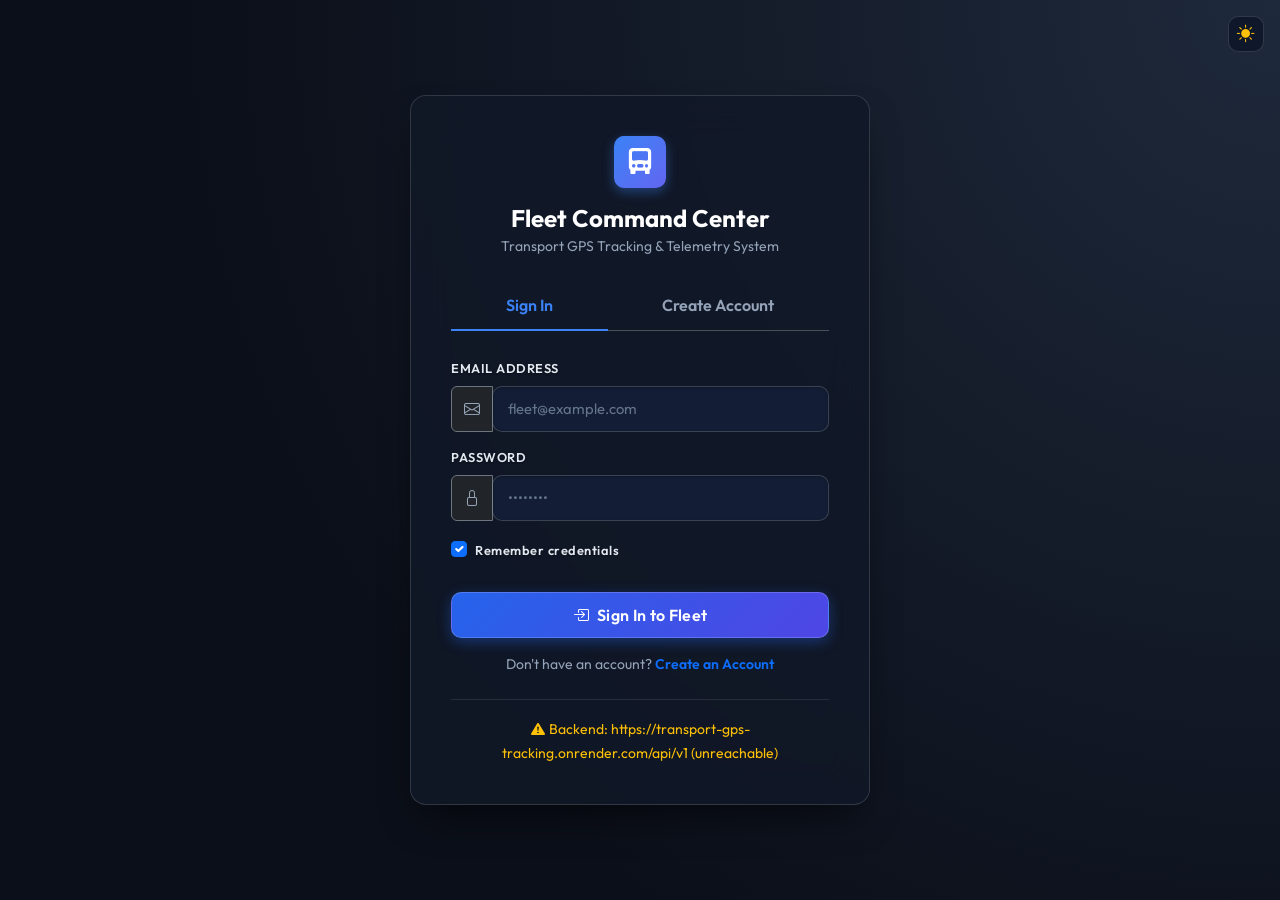
<file: frontend/login.html>
<!DOCTYPE html>
<html lang="en" data-bs-theme="dark">
<head>
  <meta charset="UTF-8">
  <meta name="viewport" content="width=device-width, initial-scale=1.0">
  <title>Login &mdash; Transport GPS Tracking</title>
  <script>
    (function() {
      try {
        const t = localStorage.getItem('tgt_theme') || 'dark';
        document.documentElement.setAttribute('data-bs-theme', t);
        document.documentElement.setAttribute('data-theme', t);
      } catch(e) {}
    })();
  </script>
  <!-- Bootstrap 5 & Icons -->
  <link href="https://cdn.jsdelivr.net/npm/bootstrap@5.3.3/dist/css/bootstrap.min.css" rel="stylesheet">
  <link href="https://cdn.jsdelivr.net/npm/bootstrap-icons@1.11.3/font/bootstrap-icons.min.css" rel="stylesheet">
  <!-- Master Styles -->
  <link rel="stylesheet" href="assets/css/style.css?v=1.3.3">
  <link rel="stylesheet" href="assets/css/components.css?v=1.3.3">
  <style>
    .auth-container {
      min-height: 100vh;
      display: flex;
      align-items: center;
      justify-content: center;
      background: radial-gradient(circle at top right, #1E293B 0%, #0B0F19 70%);
      padding: 1.5rem;
    }
    .auth-card {
      width: 100%;
      max-width: 460px;
      background: rgba(17, 24, 39, 0.85);
      backdrop-filter: blur(20px);
      border: 1px solid var(--border-color);
      border-radius: var(--radius-lg);
      padding: 2.5rem;
      box-shadow: 0 20px 40px -15px rgba(0, 0, 0, 0.7);
    }
    .nav-tabs .nav-link {
      color: var(--text-muted);
      border: none;
      border-bottom: 2px solid transparent;
      padding: 0.75rem 1rem;
      font-weight: 600;
    }
    .nav-tabs .nav-link.active {
      background: transparent;
      color: var(--primary);
      border-bottom: 2px solid var(--primary);
    }
  </style>
</head>
<body>
  <div class="auth-container position-relative">
    <div class="position-absolute top-0 end-0 p-3">
      <button id="theme-toggle-btn" class="theme-toggle-btn" title="Toggle Light / Dark Theme" aria-label="Toggle Light / Dark Theme">
        <i class="bi bi-sun-fill text-warning"></i>
      </button>
    </div>
    <div class="auth-card">
      <div class="text-center mb-4">
        <div class="brand-icon mx-auto mb-3" style="width: 52px; height: 52px; font-size: 1.6rem;">
          <i class="bi bi-truck-front-fill"></i>
        </div>
        <h4 class="fw-bold text-white mb-1">Fleet Command Center</h4>
        <p class="text-muted small">Transport GPS Tracking & Telemetry System</p>
      </div>

      <!-- Tabs: Sign In / Register -->
      <ul class="nav nav-tabs nav-fill mb-4" id="authTabs" role="tablist">
        <li class="nav-item" role="presentation">
          <button class="nav-link active" id="login-tab" data-bs-toggle="tab" data-bs-target="#login-pane" type="button" role="tab">Sign In</button>
        </li>
        <li class="nav-item" role="presentation">
          <button class="nav-link" id="register-tab" data-bs-toggle="tab" data-bs-target="#register-pane" type="button" role="tab">Create Account</button>
        </li>
      </ul>

      <div class="tab-content" id="authTabsContent">
        <!-- LOGIN PANE -->
        <div class="tab-pane fade show active" id="login-pane" role="tabpanel">
          <form id="login-form">
            <div class="mb-3">
              <label class="form-label small text-muted text-uppercase fw-semibold">Email Address</label>
              <div class="input-group">
                <span class="input-group-text bg-dark border-secondary text-muted"><i class="bi bi-envelope"></i></span>
                <input type="email" id="login-email" class="form-control" placeholder="fleet@example.com" required autocomplete="email">
              </div>
            </div>

            <div class="mb-3">
              <div class="d-flex justify-content-between">
                <label class="form-label small text-muted text-uppercase fw-semibold">Password</label>
              </div>
              <div class="input-group">
                <span class="input-group-text bg-dark border-secondary text-muted"><i class="bi bi-lock"></i></span>
                <input type="password" id="login-password" class="form-control" placeholder="&bull;&bull;&bull;&bull;&bull;&bull;&bull;&bull;" required autocomplete="current-password">
              </div>
            </div>

            <div class="mb-4 form-check">
              <input type="checkbox" class="form-check-input" id="remember-me" checked>
              <label class="form-check-label small text-muted" for="remember-me">Remember credentials</label>
            </div>

            <button type="submit" id="btn-login-submit" class="btn btn-primary w-100 py-2 fs-6 mb-3">
              <i class="bi bi-box-arrow-in-right me-2"></i>Sign In to Fleet
            </button>

            <div class="text-center text-muted small">
              Don't have an account? 
              <a href="/register.html" class="text-primary text-decoration-none fw-semibold">
                Create an Account
              </a>
            </div>
          </form>
        </div>

        <!-- REGISTER PANE -->
        <div class="tab-pane fade" id="register-pane" role="tabpanel">
          <form id="register-form">
            <div class="row g-2 mb-2">
              <div class="col-6">
                <label class="form-label small text-muted text-uppercase fw-semibold">First Name</label>
                <input type="text" id="reg-first-name" class="form-control" placeholder="Rohan" required>
              </div>
              <div class="col-6">
                <label class="form-label small text-muted text-uppercase fw-semibold">Last Name</label>
                <input type="text" id="reg-last-name" class="form-control" placeholder="Sharma" required>
              </div>
            </div>

            <div class="mb-2">
              <label class="form-label small text-muted text-uppercase fw-semibold">Organization / Carrier</label>
              <input type="text" id="reg-org-name" class="form-control" placeholder="FastTrack Logistics Ltd" required>
            </div>

            <div class="mb-2">
              <label class="form-label small text-muted text-uppercase fw-semibold">Work Email</label>
              <input type="email" id="reg-email" class="form-control" placeholder="rohan@fasttrack.com" required>
            </div>

            <div class="mb-3">
              <label class="form-label small text-muted text-uppercase fw-semibold">Password (min 8 chars)</label>
              <input type="password" id="reg-password" class="form-control" placeholder="&bull;&bull;&bull;&bull;&bull;&bull;&bull;&bull;" minlength="8" required>
            </div>

            <div class="mb-3">
              <label class="form-label small text-muted text-uppercase fw-semibold">Role</label>
              <select id="reg-role" class="form-select">
                <option value="fleet_manager">Fleet Manager (Full dispatch & control)</option>
                <option value="admin">System Admin (Full organization root)</option>
                <option value="driver">Driver (Telemetry & my trips)</option>
                <option value="viewer">Viewer (Read-only observation)</option>
              </select>
            </div>

            <button type="submit" id="btn-reg-submit" class="btn btn-primary w-100 py-2 fs-6">
              <i class="bi bi-person-check me-2"></i>Create Fleet Account
            </button>
          </form>
        </div>
      </div>

      <!-- API Indicator -->
      <div class="mt-4 pt-3 border-top border-secondary border-opacity-25 text-center">
        <span class="small text-muted" id="api-status-badge">
          <span class="spinner-grow spinner-grow-sm text-info me-1" role="status"></span>
          Verifying backend API link...
        </span>
      </div>
    </div>
  </div>

  <!-- Toast Container -->
  <div id="toast-container" class="toast-container position-fixed bottom-0 end-0 p-3" style="z-index: 9999;"></div>

  <!-- Scripts -->
  <script src="https://cdn.jsdelivr.net/npm/bootstrap@5.3.3/dist/js/bootstrap.bundle.min.js"></script>
  <script src="assets/js/config.js"></script>
  <script src="assets/js/api.js"></script>
  <script src="assets/js/utils.js"></script>
  <script src="assets/js/auth.js"></script>
  <script>
    document.addEventListener('DOMContentLoaded', async () => {
      // If already logged in, redirect to dashboard
      Auth.redirectIfAuthenticated();

      // Check URL parameters for tab=register
      const urlParams = new URLSearchParams(window.location.search);
      if (urlParams.get('tab') === 'register' || window.location.hash === '#register') {
        const regTab = document.getElementById('register-tab');
        if (regTab) {
          const tab = new bootstrap.Tab(regTab);
          tab.show();
        }
      }

      // Check API health status
      const statusBadge = document.getElementById('api-status-badge');
      try {
        const health = await ApiClient.get('/health');
        if (health.status === 'healthy' || health.success) {
          statusBadge.innerHTML = `<span class="text-success"><i class="bi bi-check-circle-fill me-1"></i>API Connected: ${CONFIG.API_BASE_URL}</span>`;
        }
      } catch (err) {
        statusBadge.innerHTML = `<span class="text-warning"><i class="bi bi-exclamation-triangle-fill me-1"></i>Backend: ${CONFIG.API_BASE_URL} (unreachable)</span>`;
      }

      // Handle Login
      const loginForm = document.getElementById('login-form');
      loginForm.addEventListener('submit', async (e) => {
        e.preventDefault();
        const submitBtn = document.getElementById('btn-login-submit');
        const email = document.getElementById('login-email').value.trim();
        const password = document.getElementById('login-password').value;

        submitBtn.disabled = true;
        submitBtn.innerHTML = '<span class="spinner-border spinner-border-sm me-2"></span>Authenticating...';

        try {
          await Auth.login(email, password);
          Utils.showToast('Login successful! Redirecting...', 'success');
          setTimeout(() => {
            window.location.href = '/index.html';
          }, 600);
        } catch (err) {
          Utils.showToast(err.message || 'Login failed. Please check credentials.', 'danger');
          submitBtn.disabled = false;
          submitBtn.innerHTML = '<i class="bi bi-box-arrow-in-right me-2"></i>Sign In to Fleet';
        }
      });

      // Handle Register
      const regForm = document.getElementById('register-form');
      regForm.addEventListener('submit', async (e) => {
        e.preventDefault();
        const submitBtn = document.getElementById('btn-reg-submit');
        const firstName = document.getElementById('reg-first-name').value.trim();
        const lastName = document.getElementById('reg-last-name').value.trim();
        const orgName = document.getElementById('reg-org-name').value.trim();
        const email = document.getElementById('reg-email').value.trim();
        const password = document.getElementById('reg-password').value;
        const role = document.getElementById('reg-role').value;

        submitBtn.disabled = true;
        submitBtn.innerHTML = '<span class="spinner-border spinner-border-sm me-2"></span>Creating account...';

        try {
          const res = await Auth.register({
            first_name: firstName,
            last_name: lastName,
            organization_name: orgName,
            email,
            password,
            role,
          });

          if (res.success) {
            Utils.showToast('Account created! Logging in...', 'success');
            if (Auth.isAuthenticated()) {
              setTimeout(() => {
                window.location.href = '/index.html';
              }, 600);
            } else {
              await Auth.login(email, password);
              setTimeout(() => {
                window.location.href = '/index.html';
              }, 600);
            }
          } else {
            throw new Error(res.error || res.message || 'Registration failed');
          }
        } catch (err) {
          Utils.showToast(err.message || 'Registration failed', 'danger');
          submitBtn.disabled = false;
          submitBtn.innerHTML = '<i class="bi bi-person-check me-2"></i>Create Fleet Account';
        }
      });
    });
  </script>
</body>
</html>
</file>
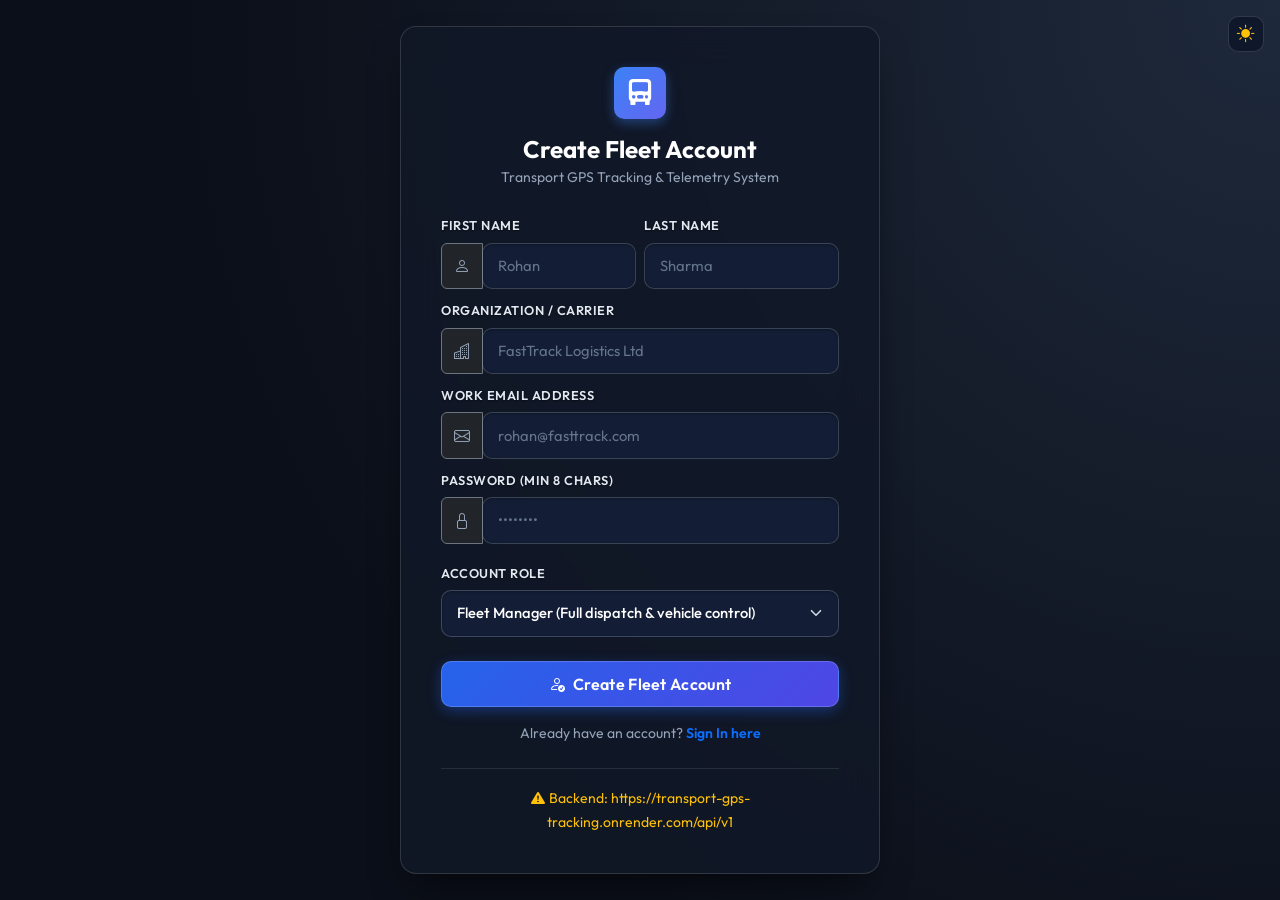
<file: frontend/register.html>
<!DOCTYPE html>
<html lang="en" data-bs-theme="dark">
<head>
  <meta charset="UTF-8">
  <meta name="viewport" content="width=device-width, initial-scale=1.0">
  <title>Create Account &mdash; Transport GPS Tracking</title>
  <script>
    (function() {
      try {
        const t = localStorage.getItem('tgt_theme') || 'dark';
        document.documentElement.setAttribute('data-bs-theme', t);
        document.documentElement.setAttribute('data-theme', t);
      } catch(e) {}
    })();
  </script>
  <!-- Bootstrap 5 & Icons -->
  <link href="https://cdn.jsdelivr.net/npm/bootstrap@5.3.3/dist/css/bootstrap.min.css" rel="stylesheet">
  <link href="https://cdn.jsdelivr.net/npm/bootstrap-icons@1.11.3/font/bootstrap-icons.min.css" rel="stylesheet">
  <!-- Master Styles -->
  <link rel="stylesheet" href="assets/css/style.css?v=1.3.3">
  <link rel="stylesheet" href="assets/css/components.css?v=1.3.3">
  <style>
    .auth-container {
      min-height: 100vh;
      display: flex;
      align-items: center;
      justify-content: center;
      background: radial-gradient(circle at top right, #1E293B 0%, #0B0F19 70%);
      padding: 1.5rem;
    }
    .auth-card {
      width: 100%;
      max-width: 480px;
      background: rgba(17, 24, 39, 0.85);
      backdrop-filter: blur(20px);
      border: 1px solid var(--border-color);
      border-radius: var(--radius-lg);
      padding: 2.5rem;
      box-shadow: 0 20px 40px -15px rgba(0, 0, 0, 0.7);
    }
  </style>
</head>
<body>
  <div class="auth-container position-relative">
    <div class="position-absolute top-0 end-0 p-3">
      <button id="theme-toggle-btn" class="theme-toggle-btn" title="Toggle Light / Dark Theme" aria-label="Toggle Light / Dark Theme">
        <i class="bi bi-sun-fill text-warning"></i>
      </button>
    </div>
    <div class="auth-card">
      <div class="text-center mb-4">
        <div class="brand-icon mx-auto mb-3" style="width: 52px; height: 52px; font-size: 1.6rem;">
          <i class="bi bi-truck-front-fill"></i>
        </div>
        <h4 class="fw-bold text-white mb-1">Create Fleet Account</h4>
        <p class="text-muted small">Transport GPS Tracking & Telemetry System</p>
      </div>

      <!-- Registration Form -->
      <form id="standalone-register-form">
        <div class="row g-2 mb-2">
          <div class="col-6">
            <label class="form-label small text-muted text-uppercase fw-semibold">First Name</label>
            <div class="input-group">
              <span class="input-group-text bg-dark border-secondary text-muted"><i class="bi bi-person"></i></span>
              <input type="text" id="reg-first-name" class="form-control" placeholder="Rohan" required autocomplete="given-name">
            </div>
          </div>
          <div class="col-6">
            <label class="form-label small text-muted text-uppercase fw-semibold">Last Name</label>
            <input type="text" id="reg-last-name" class="form-control" placeholder="Sharma" required autocomplete="family-name">
          </div>
        </div>

        <div class="mb-2">
          <label class="form-label small text-muted text-uppercase fw-semibold">Organization / Carrier</label>
          <div class="input-group">
            <span class="input-group-text bg-dark border-secondary text-muted"><i class="bi bi-buildings"></i></span>
            <input type="text" id="reg-org-name" class="form-control" placeholder="FastTrack Logistics Ltd" required autocomplete="organization">
          </div>
        </div>

        <div class="mb-2">
          <label class="form-label small text-muted text-uppercase fw-semibold">Work Email Address</label>
          <div class="input-group">
            <span class="input-group-text bg-dark border-secondary text-muted"><i class="bi bi-envelope"></i></span>
            <input type="email" id="reg-email" class="form-control" placeholder="rohan@fasttrack.com" required autocomplete="email">
          </div>
        </div>

        <div class="mb-3">
          <label class="form-label small text-muted text-uppercase fw-semibold">Password (min 8 chars)</label>
          <div class="input-group">
            <span class="input-group-text bg-dark border-secondary text-muted"><i class="bi bi-lock"></i></span>
            <input type="password" id="reg-password" class="form-control" placeholder="&bull;&bull;&bull;&bull;&bull;&bull;&bull;&bull;" minlength="8" required autocomplete="new-password">
          </div>
        </div>

        <div class="mb-4">
          <label class="form-label small text-muted text-uppercase fw-semibold">Account Role</label>
          <select id="reg-role" class="form-select bg-dark border-secondary text-white">
            <option value="fleet_manager" selected>Fleet Manager (Full dispatch & vehicle control)</option>
            <option value="admin">System Admin (Full organization root)</option>
            <option value="driver">Driver (Telemetry transmitter & assigned trips)</option>
            <option value="viewer">Viewer (Read-only observation)</option>
          </select>
        </div>

        <button type="submit" id="btn-reg-submit" class="btn btn-primary w-100 py-2 fs-6 mb-3">
          <i class="bi bi-person-check me-2"></i>Create Fleet Account
        </button>

        <div class="text-center text-muted small">
          Already have an account? 
          <a href="/login.html" class="text-primary text-decoration-none fw-semibold">
            Sign In here
          </a>
        </div>
      </form>

      <!-- API Indicator -->
      <div class="mt-4 pt-3 border-top border-secondary border-opacity-25 text-center">
        <span class="small text-muted" id="api-status-badge">
          <span class="spinner-grow spinner-grow-sm text-info me-1" role="status"></span>
          Connecting to backend API...
        </span>
      </div>
    </div>
  </div>

  <!-- Toast Container -->
  <div id="toast-container" class="toast-container position-fixed bottom-0 end-0 p-3" style="z-index: 9999;"></div>

  <!-- Scripts -->
  <script src="https://cdn.jsdelivr.net/npm/bootstrap@5.3.3/dist/js/bootstrap.bundle.min.js"></script>
  <script src="assets/js/config.js"></script>
  <script src="assets/js/api.js"></script>
  <script src="assets/js/utils.js"></script>
  <script src="assets/js/auth.js"></script>
  <script>
    document.addEventListener('DOMContentLoaded', async () => {
      // If already logged in, redirect to dashboard
      Auth.redirectIfAuthenticated();

      // Check API health status
      const statusBadge = document.getElementById('api-status-badge');
      try {
        const health = await ApiClient.get('/health');
        if (health.status === 'healthy' || health.success) {
          statusBadge.innerHTML = `<span class="text-success"><i class="bi bi-check-circle-fill me-1"></i>API Connected: ${CONFIG.API_BASE_URL}</span>`;
        }
      } catch (err) {
        statusBadge.innerHTML = `<span class="text-warning"><i class="bi bi-exclamation-triangle-fill me-1"></i>Backend: ${CONFIG.API_BASE_URL}</span>`;
      }

      // Handle Registration Form Submit
      const regForm = document.getElementById('standalone-register-form');
      regForm.addEventListener('submit', async (e) => {
        e.preventDefault();
        const submitBtn = document.getElementById('btn-reg-submit');
        const firstName = document.getElementById('reg-first-name').value.trim();
        const lastName = document.getElementById('reg-last-name').value.trim();
        const orgName = document.getElementById('reg-org-name').value.trim();
        const email = document.getElementById('reg-email').value.trim();
        const password = document.getElementById('reg-password').value;
        const role = document.getElementById('reg-role').value;

        if (password.length < 8) {
          Utils.showToast('Password must be at least 8 characters.', 'warning');
          return;
        }

        submitBtn.disabled = true;
        submitBtn.innerHTML = '<span class="spinner-border spinner-border-sm me-2"></span>Creating account...';

        try {
          const res = await Auth.register({
            first_name: firstName,
            last_name: lastName,
            organization_name: orgName,
            email,
            password,
            role,
          });

          if (res.success) {
            Utils.showToast('Account created successfully! Redirecting...', 'success');
            
            // If token was returned, we are already logged in via Auth.register
            if (Auth.isAuthenticated()) {
              setTimeout(() => {
                window.location.href = '/index.html';
              }, 600);
            } else {
              // Fallback: log in explicitly
              await Auth.login(email, password);
              setTimeout(() => {
                window.location.href = '/index.html';
              }, 600);
            }
          } else {
            throw new Error(res.error || res.message || 'Registration failed');
          }
        } catch (err) {
          console.error('Registration error:', err);
          Utils.showToast(err.message || 'Registration failed. Please try again.', 'danger');
          submitBtn.disabled = false;
          submitBtn.innerHTML = '<i class="bi bi-person-check me-2"></i>Create Fleet Account';
        }
      });
    });
  </script>
</body>
</html>
</file>
<file: frontend/assets/css/style.css>
/* ==============================================================================
   TRANSPORT GPS TRACKING - MASTER STYLE SYSTEM
   ============================================================================== */

@import url('https://fonts.googleapis.com/css2?family=Outfit:wght@300;400;500;600;700;800&family=JetBrains+Mono:wght@400;500&display=swap');

:root {
  --font-main: 'Outfit', -apple-system, BlinkMacSystemFont, 'Segoe UI', Roboto, sans-serif;
  --font-mono: 'JetBrains Mono', monospace;

  /* Modern Cyber Fleet Dark Palette */
  --bg-main: #090D16;
  --bg-surface: #0F172A;
  --bg-surface-elevated: #1E293B;
  --bg-card: #131D31;
  --bg-card-hover: #1C2842;
  --bg-input: #131E36;
  --bg-input-focus: #172442;
  
  /* Borders - Crisp, visible, premium depth */
  --border-color: rgba(255, 255, 255, 0.14);
  --border-subtle: rgba(255, 255, 255, 0.08);
  --border-input: rgba(148, 163, 184, 0.32);
  --border-focus: #3B82F6;

  /* Accent Colors */
  --primary: #3B82F6;
  --primary-hover: #2563EB;
  --primary-subtle: rgba(59, 130, 246, 0.18);
  --secondary: #6366F1;
  --success: #10B981;
  --success-subtle: rgba(16, 185, 129, 0.18);
  --warning: #F59E0B;
  --warning-subtle: rgba(245, 158, 11, 0.18);
  --danger: #EF4444;
  --danger-subtle: rgba(239, 68, 68, 0.18);
  --info: #06B6D4;
  
  /* High-Contrast Accessible Text */
  --text-main: #FFFFFF;
  --text-secondary: #E2E8F0;
  --text-label: #E2E8F0;
  --text-muted: #94A3B8;
  --text-dim: #64748B;

  /* UI Tokens */
  --sidebar-width: 260px;
  --topbar-height: 70px;
  --radius-lg: 16px;
  --radius-md: 10px;
  --radius-sm: 6px;
  --shadow-card: 0 10px 25px -5px rgba(0, 0, 0, 0.5), 0 8px 10px -6px rgba(0, 0, 0, 0.4);
  --shadow-modal: 0 25px 60px -15px rgba(0, 0, 0, 0.85), 0 0 0 1px rgba(255, 255, 255, 0.1);
  --shadow-glow: 0 0 20px rgba(59, 130, 246, 0.35);
}

/* ==============================================================================
   LIGHT THEME PALETTE
   ============================================================================== */
[data-bs-theme="light"],
[data-theme="light"] {
  --bg-main: #F1F5F9;
  --bg-surface: #FFFFFF;
  --bg-surface-elevated: #F8FAFC;
  --bg-card: #FFFFFF;
  --bg-card-hover: #F8FAFC;
  --bg-input: #FFFFFF;
  --bg-input-focus: #FFFFFF;
  
  --border-color: rgba(15, 23, 42, 0.12);
  --border-subtle: rgba(15, 23, 42, 0.06);
  --border-input: #CBD5E1;
  --border-focus: #2563EB;

  --primary: #2563EB;
  --primary-hover: #1D4ED8;
  --primary-subtle: rgba(37, 99, 235, 0.12);
  --secondary: #4F46E5;
  --success: #059669;
  --success-subtle: rgba(5, 150, 105, 0.12);
  --warning: #D97706;
  --warning-subtle: rgba(217, 119, 6, 0.12);
  --danger: #DC2626;
  --danger-subtle: rgba(220, 38, 38, 0.12);
  --info: #0284C7;

  --text-main: #000000;
  --text-secondary: #1E293B;
  --text-label: #000000;
  --text-muted: #64748B;
  --text-dim: #94A3B8;

  --shadow-card: 0 4px 16px -2px rgba(15, 23, 42, 0.06), 0 2px 6px -1px rgba(15, 23, 42, 0.04);
  --shadow-modal: 0 20px 45px -10px rgba(15, 23, 42, 0.22), 0 0 0 1px rgba(15, 23, 42, 0.08);
  --shadow-glow: 0 0 18px rgba(37, 99, 235, 0.2);
}

* {
  margin: 0;
  padding: 0;
  box-sizing: border-box;
}

body {
  font-family: var(--font-main);
  background-color: var(--bg-main);
  color: var(--text-main);
  min-height: 100vh;
  overflow-x: hidden;
  transition: background-color 0.25s ease, color 0.25s ease;
}

/* Global Typography & Contrast Overrides */
.text-muted {
  color: #94A3B8 !important;
}

.text-dim {
  color: #64748B !important;
}

.form-label, 
label.form-label, 
label {
  color: #E2E8F0 !important;
  font-weight: 600 !important;
  font-size: 0.8rem !important;
  letter-spacing: 0.04em !important;
  margin-bottom: 0.45rem !important;
  display: inline-block !important;
  text-shadow: 0 1px 2px rgba(0, 0, 0, 0.4);
}

label.text-muted,
.form-label.text-muted {
  color: #E2E8F0 !important;
}

/* Light Theme Typography Overrides */
[data-bs-theme="light"] .text-muted,
[data-theme="light"] .text-muted {
  color: #64748B !important;
}

[data-bs-theme="light"] .text-dim,
[data-theme="light"] .text-dim {
  color: #94A3B8 !important;
}

[data-bs-theme="light"] .form-label,
[data-bs-theme="light"] label.form-label,
[data-bs-theme="light"] label:not(.btn),
[data-theme="light"] .form-label,
[data-theme="light"] label.form-label,
[data-theme="light"] label:not(.btn) {
  color: #000000 !important;
  font-weight: 700 !important;
  text-shadow: none !important;
}

[data-bs-theme="light"] label.text-muted,
[data-bs-theme="light"] .form-label.text-muted,
[data-theme="light"] label.text-muted,
[data-theme="light"] .form-label.text-muted {
  color: #64748B !important;
}

/* ==============================================================================
   LIGHT THEME: ALL BOLD & HEADING ELEMENTS ENFORCED IN SOLID BLACK (#000000)
   ============================================================================== */
[data-bs-theme="light"] b,
[data-bs-theme="light"] strong,
[data-bs-theme="light"] .fw-bold:not(.text-success):not(.text-danger):not(.text-warning):not(.text-info):not(.text-primary):not(.badge):not(.btn),
[data-bs-theme="light"] .fw-bolder:not(.text-success):not(.text-danger):not(.text-warning):not(.text-info):not(.text-primary):not(.badge):not(.btn),
[data-bs-theme="light"] .fw-semibold:not(.text-success):not(.text-danger):not(.text-warning):not(.text-info):not(.text-primary):not(.badge):not(.btn),
[data-bs-theme="light"] h1,
[data-bs-theme="light"] h2,
[data-bs-theme="light"] h3,
[data-bs-theme="light"] h4,
[data-bs-theme="light"] h5,
[data-bs-theme="light"] h6,
[data-bs-theme="light"] th,
[data-bs-theme="light"] dt,
[data-theme="light"] b,
[data-theme="light"] strong,
[data-theme="light"] .fw-bold:not(.text-success):not(.text-danger):not(.text-warning):not(.text-info):not(.text-primary):not(.badge):not(.btn),
[data-theme="light"] .fw-bolder:not(.text-success):not(.text-danger):not(.text-warning):not(.text-info):not(.text-primary):not(.badge):not(.btn),
[data-theme="light"] .fw-semibold:not(.text-success):not(.text-danger):not(.text-warning):not(.text-info):not(.text-primary):not(.badge):not(.btn),
[data-theme="light"] h1,
[data-theme="light"] h2,
[data-theme="light"] h3,
[data-theme="light"] h4,
[data-theme="light"] h5,
[data-theme="light"] h6,
[data-theme="light"] th,
[data-theme="light"] dt {
  color: #000000 !important;
}

/* App Layout */
.app-wrapper {
  display: flex;
  min-height: 100vh;
}

/* Sidebar Styles */
.app-sidebar {
  width: var(--sidebar-width);
  background: var(--bg-surface);
  border-right: 1px solid var(--border-color);
  display: flex;
  flex-direction: column;
  position: fixed;
  top: 0;
  bottom: 0;
  left: 0;
  z-index: 1030;
  transition: all 0.3s cubic-bezier(0.4, 0, 0.2, 1);
}

.sidebar-brand {
  padding: 1.5rem 1.25rem;
  display: flex;
  align-items: center;
  gap: 12px;
  border-bottom: 1px solid var(--border-color);
}

.brand-icon {
  width: 40px;
  height: 40px;
  border-radius: var(--radius-md);
  background: linear-gradient(135deg, var(--primary), var(--secondary));
  display: flex;
  align-items: center;
  justify-content: center;
  font-size: 1.25rem;
  color: #fff;
  box-shadow: 0 4px 12px rgba(59, 130, 246, 0.4);
}

.brand-text h5 {
  font-size: 1.05rem;
  font-weight: 700;
  letter-spacing: -0.02em;
  margin: 0;
  color: #FFFFFF;
}

.brand-text small {
  font-size: 0.75rem;
  color: var(--text-muted);
}

.sidebar-nav {
  padding: 1rem 0.75rem;
  flex-grow: 1;
  overflow-y: auto;
}

.nav-section-title {
  font-size: 0.68rem;
  text-transform: uppercase;
  letter-spacing: 0.08em;
  color: var(--text-dim);
  padding: 0.75rem 0.75rem 0.25rem;
  font-weight: 600;
}

.nav-item-link {
  display: flex;
  align-items: center;
  gap: 12px;
  padding: 0.7rem 0.85rem;
  color: var(--text-muted);
  text-decoration: none;
  font-size: 0.92rem;
  font-weight: 500;
  border-radius: var(--radius-md);
  transition: all 0.2s ease;
  margin-bottom: 3px;
}

.nav-item-link i {
  font-size: 1.15rem;
  width: 22px;
  text-align: center;
}

.nav-item-link:hover {
  background-color: rgba(255, 255, 255, 0.05);
  color: var(--text-main);
  transform: translateX(3px);
}

.nav-item-link.active {
  background: var(--primary-subtle);
  color: var(--primary);
  font-weight: 600;
  border-left: 3px solid var(--primary);
}

.sidebar-footer {
  padding: 1rem;
  border-top: 1px solid var(--border-color);
}

/* Main Content Area */
.app-main {
  margin-left: var(--sidebar-width);
  flex-grow: 1;
  display: flex;
  flex-direction: column;
  min-height: 100vh;
}

.app-topbar {
  height: var(--topbar-height);
  background: rgba(17, 24, 39, 0.8);
  backdrop-filter: blur(12px);
  border-bottom: 1px solid var(--border-color);
  padding: 0 2rem;
  display: flex;
  align-items: center;
  justify-content: space-between;
  position: sticky;
  top: 0;
  z-index: 1020;
}

.topbar-title h4 {
  margin: 0;
  font-size: 1.25rem;
  font-weight: 700;
  color: #fff;
}

.topbar-actions {
  display: flex;
  align-items: center;
  gap: 1rem;
}

.content-body {
  padding: 2rem;
  flex-grow: 1;
}

/* Custom Scrollbars */
::-webkit-scrollbar {
  width: 6px;
  height: 6px;
}
::-webkit-scrollbar-track {
  background: var(--bg-main);
}
::-webkit-scrollbar-thumb {
  background: rgba(255, 255, 255, 0.2);
  border-radius: 3px;
}
::-webkit-scrollbar-thumb:hover {
  background: rgba(255, 255, 255, 0.35);
}

/* Responsive & Mobile Drawer */
.sidebar-overlay {
  display: none;
  position: fixed;
  inset: 0;
  background: rgba(0, 0, 0, 0.6);
  backdrop-filter: blur(4px);
  z-index: 1025;
}

@media (max-width: 991.98px) {
  .app-sidebar {
    transform: translateX(-100%);
  }
  .app-sidebar.show {
    transform: translateX(0);
  }
  .sidebar-overlay.show {
    display: block;
  }
  .app-main {
    margin-left: 0;
  }
  .content-body {
    padding: 1.25rem;
  }
  .app-topbar {
    padding: 0 1.25rem;
  }
}

/* Glassmorphism Cards & Panels */
.glass-panel {
  background: rgba(26, 34, 52, 0.7);
  backdrop-filter: blur(16px);
  border: 1px solid var(--border-color);
  border-radius: var(--radius-lg);
}

.stat-pill {
  padding: 0.25rem 0.65rem;
  border-radius: 9999px;
  font-size: 0.75rem;
  font-weight: 600;
  background: rgba(255, 255, 255, 0.08);
}

.table-responsive {
  border-radius: var(--radius-lg);
}

/* ==============================================================================
   LIGHT THEME LAYOUT ADJUSTMENTS
   ============================================================================== */
[data-bs-theme="light"] .app-topbar,
[data-theme="light"] .app-topbar {
  background: rgba(255, 255, 255, 0.92);
  border-bottom: 1px solid var(--border-color);
  box-shadow: 0 1px 3px rgba(15, 23, 42, 0.05);
}

[data-bs-theme="light"] .topbar-title h4,
[data-theme="light"] .topbar-title h4 {
  color: #000000 !important;
}

[data-bs-theme="light"] .brand-text h5,
[data-theme="light"] .brand-text h5 {
  color: #000000 !important;
}

[data-bs-theme="light"] .app-sidebar,
[data-theme="light"] .app-sidebar {
  background: #FFFFFF;
  border-right: 1px solid var(--border-color);
  box-shadow: 1px 0 3px rgba(15, 23, 42, 0.03);
}

[data-bs-theme="light"] .sidebar-brand,
[data-theme="light"] .sidebar-brand {
  border-bottom: 1px solid var(--border-color);
}

[data-bs-theme="light"] .sidebar-footer,
[data-theme="light"] .sidebar-footer {
  border-top: 1px solid var(--border-color);
}

[data-bs-theme="light"] .nav-section-title,
[data-theme="light"] .nav-section-title {
  color: #64748B;
}

[data-bs-theme="light"] .nav-item-link,
[data-theme="light"] .nav-item-link {
  color: #475569;
}

[data-bs-theme="light"] .nav-item-link:hover,
[data-theme="light"] .nav-item-link:hover {
  background-color: rgba(15, 23, 42, 0.04);
  color: #0F172A;
}

[data-bs-theme="light"] .nav-item-link.active,
[data-theme="light"] .nav-item-link.active {
  background: rgba(37, 99, 235, 0.1);
  color: #2563EB;
  border-left: 3px solid #2563EB;
}

[data-bs-theme="light"] .glass-panel,
[data-theme="light"] .glass-panel {
  background: rgba(255, 255, 255, 0.9);
  border: 1px solid var(--border-color);
  box-shadow: 0 4px 16px -2px rgba(15, 23, 42, 0.06);
}

[data-bs-theme="light"] .stat-pill,
[data-theme="light"] .stat-pill {
  background: rgba(15, 23, 42, 0.06);
  color: #334155;
}

[data-bs-theme="light"] ::-webkit-scrollbar-track,
[data-theme="light"] ::-webkit-scrollbar-track {
  background: #F1F5F9;
}

[data-bs-theme="light"] ::-webkit-scrollbar-thumb,
[data-theme="light"] ::-webkit-scrollbar-thumb {
  background: rgba(15, 23, 42, 0.18);
}

[data-bs-theme="light"] ::-webkit-scrollbar-thumb:hover,
[data-theme="light"] ::-webkit-scrollbar-thumb:hover {
  background: rgba(15, 23, 42, 0.3);
}

/* Theme Toggle Button Styling */
.theme-toggle-btn {
  width: 36px;
  height: 36px;
  padding: 0;
  display: inline-flex;
  align-items: center;
  justify-content: center;
  border-radius: var(--radius-md);
  border: 1.5px solid var(--border-color);
  background: var(--bg-surface);
  color: var(--text-main);
  cursor: pointer;
  transition: all 0.2s cubic-bezier(0.4, 0, 0.2, 1);
  text-decoration: none;
}

.theme-toggle-btn:hover {
  background: var(--bg-surface-elevated);
  border-color: var(--primary);
  color: var(--primary);
  transform: translateY(-1px);
}

.theme-toggle-btn i {
  font-size: 1.05rem;
  transition: transform 0.3s cubic-bezier(0.34, 1.56, 0.64, 1);
}

.theme-toggle-btn:active i {
  transform: rotate(45deg) scale(0.9);
}

.driver-card-name {
  transition: color 0.2s ease;
}
</file>
<file: frontend/assets/css/components.css>
/* ==============================================================================
   REUSABLE UI COMPONENTS (CARDS, BADGES, TABLES, MODALS)
   ============================================================================== */

/* KPI Metric Cards */
.kpi-card {
  background: var(--bg-surface);
  border: 1px solid var(--border-color);
  border-radius: var(--radius-lg);
  padding: 1.5rem;
  transition: transform 0.2s ease, box-shadow 0.2s ease, border-color 0.2s ease;
  position: relative;
  overflow: hidden;
}

.kpi-card:hover {
  transform: translateY(-3px);
  border-color: rgba(255, 255, 255, 0.15);
  box-shadow: var(--shadow-card);
}

.kpi-card::before {
  content: '';
  position: absolute;
  top: 0;
  left: 0;
  right: 0;
  height: 3px;
  background: linear-gradient(90deg, var(--primary), var(--secondary));
  opacity: 0.8;
}

.kpi-header {
  display: flex;
  align-items: center;
  justify-content: space-between;
  margin-bottom: 0.75rem;
}

.kpi-title {
  font-size: 0.82rem;
  text-transform: uppercase;
  letter-spacing: 0.05em;
  color: var(--text-muted);
  font-weight: 600;
}

.kpi-icon-wrap {
  width: 42px;
  height: 42px;
  border-radius: var(--radius-md);
  display: flex;
  align-items: center;
  justify-content: center;
  font-size: 1.25rem;
}

.kpi-icon-blue { background: rgba(59, 130, 246, 0.15); color: #3B82F6; }
.kpi-icon-green { background: rgba(16, 185, 129, 0.15); color: #10B981; }
.kpi-icon-amber { background: rgba(245, 158, 11, 0.15); color: #F59E0B; }
.kpi-icon-red { background: rgba(239, 68, 68, 0.15); color: #EF4444; }

.kpi-value {
  font-size: 2rem;
  font-weight: 800;
  color: #FFFFFF;
  line-height: 1.1;
  font-family: var(--font-mono);
}

.kpi-subtext {
  font-size: 0.78rem;
  color: var(--text-dim);
  margin-top: 0.5rem;
}

/* Status Badges */
.status-badge {
  display: inline-flex;
  align-items: center;
  gap: 6px;
  padding: 0.35rem 0.75rem;
  border-radius: 9999px;
  font-size: 0.75rem;
  font-weight: 600;
  text-transform: capitalize;
}

.status-badge::before {
  content: '';
  width: 7px;
  height: 7px;
  border-radius: 50%;
}

.status-online,
.status-active {
  background: rgba(16, 185, 129, 0.16) !important;
  color: #10B981 !important;
  border: 1px solid rgba(16, 185, 129, 0.3) !important;
}
.status-online::before,
.status-active::before {
  background: #10B981 !important;
  box-shadow: 0 0 8px #10B981;
  animation: radar-pulse-dot 1.8s infinite;
}

@keyframes radar-pulse-dot {
  0% { transform: scale(0.9); opacity: 0.8; }
  50% { transform: scale(1.3); opacity: 1; }
  100% { transform: scale(0.9); opacity: 0.8; }
}

.status-idle {
  background: rgba(245, 158, 11, 0.16) !important;
  color: #F59E0B !important;
  border: 1px solid rgba(245, 158, 11, 0.3) !important;
}
.status-idle::before { background: #F59E0B !important; }

.status-maintenance {
  background: rgba(147, 51, 234, 0.15) !important;
  color: #C084FC !important;
  border: 1px solid rgba(147, 51, 234, 0.3) !important;
}
.status-maintenance::before { background: #C084FC !important; }

.status-offline {
  background: rgba(100, 116, 139, 0.15) !important;
  color: #94A3B8 !important;
  border: 1px solid rgba(100, 116, 139, 0.25) !important;
}
.status-offline::before { background: #94A3B8 !important; }

.status-critical {
  background: var(--danger-subtle);
  color: #F87171;
}
.status-critical::before { background: #F87171; }

/* Dark Tables */
.custom-table-card {
  background: var(--bg-surface);
  border: 1px solid var(--border-color);
  border-radius: var(--radius-lg);
  overflow: hidden;
  box-shadow: var(--shadow-card);
}

.custom-table {
  width: 100%;
  border-collapse: collapse;
  margin: 0;
  color: var(--text-main);
}

.custom-table th {
  background: rgba(255, 255, 255, 0.02);
  padding: 1rem 1.25rem;
  font-size: 0.78rem;
  text-transform: uppercase;
  letter-spacing: 0.05em;
  color: var(--text-dim);
  border-bottom: 1px solid var(--border-color);
  font-weight: 600;
}

.custom-table td {
  padding: 1.1rem 1.25rem;
  border-bottom: 1px solid rgba(255, 255, 255, 0.05);
  font-size: 0.9rem;
  vertical-align: middle;
}

.custom-table tr:hover td {
  background: rgba(255, 255, 255, 0.02);
}

/* High-End Glassmorphic Modals */
.modal-content {
  background: #0F172A !important;
  border: 1px solid rgba(255, 255, 255, 0.16) !important;
  border-radius: 16px !important;
  color: #F8FAFC !important;
  box-shadow: 0 25px 60px -15px rgba(0, 0, 0, 0.85), 0 0 0 1px rgba(255, 255, 255, 0.08) !important;
}

.modal-header {
  border-bottom: 1px solid rgba(255, 255, 255, 0.1) !important;
  padding: 1.35rem 1.75rem !important;
  background: rgba(255, 255, 255, 0.02) !important;
}

.modal-header .modal-title {
  color: #FFFFFF !important;
  font-weight: 700 !important;
  letter-spacing: -0.01em !important;
}

.modal-footer {
  border-top: 1px solid rgba(255, 255, 255, 0.1) !important;
  padding: 1.25rem 1.75rem !important;
  background: rgba(0, 0, 0, 0.25) !important;
}

.modal-backdrop.show {
  opacity: 0.75 !important;
  backdrop-filter: blur(8px) !important;
}

.btn-close {
  filter: invert(1) grayscale(100%) brightness(200%) !important;
  opacity: 0.85 !important;
  transition: opacity 0.2s ease, transform 0.2s ease !important;
}

.btn-close:hover {
  opacity: 1 !important;
  transform: scale(1.1);
}

/* Form Inputs, Selects, and Textareas */
.form-control, 
.form-select, 
textarea.form-control {
  background-color: #131E36 !important;
  border: 1.5px solid rgba(148, 163, 184, 0.32) !important;
  color: #FFFFFF !important;
  border-radius: 10px !important;
  padding: 0.7rem 0.95rem !important;
  font-size: 0.92rem !important;
  font-weight: 500 !important;
  box-shadow: inset 0 1px 3px rgba(0, 0, 0, 0.3) !important;
  transition: all 0.2s cubic-bezier(0.4, 0, 0.2, 1) !important;
}

.form-control::placeholder, 
.form-select::placeholder, 
textarea.form-control::placeholder {
  color: #64748B !important;
  opacity: 1 !important;
  font-weight: 400 !important;
}

.form-control:focus, 
.form-select:focus, 
textarea.form-control:focus {
  background-color: #172442 !important;
  border-color: #3B82F6 !important;
  color: #FFFFFF !important;
  box-shadow: 0 0 0 3px rgba(59, 130, 246, 0.35), inset 0 1px 2px rgba(0, 0, 0, 0.2) !important;
  outline: none !important;
}

.form-control:user-invalid,
.form-control.is-invalid {
  border-color: #EF4444 !important;
  box-shadow: 0 0 0 3px rgba(239, 68, 68, 0.25) !important;
}

/* Custom Select Dropdown Arrow */
.form-select {
  background-image: url("data:image/svg+xml,%3csvg xmlns='http://www.w3.org/2000/svg' viewBox='0 0 16 16'%3e%3cpath fill='none' stroke='%23CBD5E1' stroke-linecap='round' stroke-linejoin='round' stroke-width='2.2' d='m2 5 6 6 6-6'/%3e%3c/svg%3e") !important;
  background-position: right 0.85rem center !important;
  background-size: 16px 12px !important;
}

.form-select option {
  background-color: #0F172A !important;
  color: #F8FAFC !important;
  padding: 10px 14px !important;
}

/* Action Buttons */
.btn-primary {
  background: linear-gradient(135deg, #2563EB, #4F46E5) !important;
  color: #FFFFFF !important;
  border: 1px solid rgba(255, 255, 255, 0.18) !important;
  padding: 0.65rem 1.4rem !important;
  border-radius: 10px !important;
  font-weight: 600 !important;
  letter-spacing: 0.02em !important;
  box-shadow: 0 4px 14px rgba(37, 99, 235, 0.4) !important;
  transition: all 0.2s cubic-bezier(0.4, 0, 0.2, 1) !important;
}

.btn-primary:hover {
  background: linear-gradient(135deg, #1D4ED8, #4338CA) !important;
  box-shadow: 0 6px 22px rgba(37, 99, 235, 0.6) !important;
  transform: translateY(-1.5px);
}

.btn-outline-secondary {
  color: #E2E8F0 !important;
  border: 1.5px solid rgba(148, 163, 184, 0.35) !important;
  background: rgba(255, 255, 255, 0.04) !important;
  font-weight: 500 !important;
  padding: 0.65rem 1.3rem !important;
  border-radius: 10px !important;
  transition: all 0.2s ease !important;
}

.btn-outline-secondary:hover {
  color: #FFFFFF !important;
  background: rgba(255, 255, 255, 0.12) !important;
  border-color: rgba(255, 255, 255, 0.5) !important;
}

/* ==============================================================================
   LIGHT THEME COMPONENT OVERRIDES
   ============================================================================== */
[data-bs-theme="light"] .kpi-card,
[data-theme="light"] .kpi-card {
  background: #FFFFFF;
  border-color: rgba(15, 23, 42, 0.08);
  box-shadow: 0 4px 16px -2px rgba(15, 23, 42, 0.05);
  color: #000000;
}

/* ==============================================================================
   DRIVER CARDS & CAPTIONS - THEME SCOPING
   ============================================================================== */

/* ── 1. DARK THEME: Crisp White Text & Readable Soft Captions (NOT black) ─── */
[data-bs-theme="dark"] .driver-card-name,
[data-theme="dark"] .driver-card-name {
  color: #FFFFFF !important;
  font-weight: 800 !important;
  font-size: 1.25rem !important;
  letter-spacing: -0.01em;
  text-shadow: 0 1px 3px rgba(0, 0, 0, 0.6);
}

[data-bs-theme="dark"] .driver-card-label,
[data-theme="dark"] .driver-card-label {
  color: #CBD5E1 !important; /* Crisp, easily readable light slate - NEVER black on dark cards */
  font-weight: 600 !important;
}

[data-bs-theme="dark"] .driver-card-val,
[data-theme="dark"] .driver-card-val {
  color: #FFFFFF !important;
  font-weight: 700 !important;
}

[data-bs-theme="dark"] .driver-card-lic,
[data-theme="dark"] .driver-card-lic code {
  color: #F8FAFC !important;
  background: rgba(255, 255, 255, 0.1) !important;
  font-weight: 700 !important;
  padding: 2px 6px !important;
  border-radius: 4px !important;
  border: 1px solid rgba(255, 255, 255, 0.15) !important;
}

[data-bs-theme="dark"] .driver-roster-card {
  background: #0F172A !important;
  border: 1px solid rgba(255, 255, 255, 0.12) !important;
}

/* ── 2. LIGHT THEME: Bold Black Captions, Names & Values ──────────────────── */
[data-bs-theme="light"] .driver-card-name,
[data-theme="light"] .driver-card-name,
html[data-bs-theme="light"] .driver-card-name,
body[data-bs-theme="light"] .driver-card-name,
.driver-card-name {
  color: #000000 !important;
  font-weight: 800 !important;
  font-size: 1.25rem !important;
  letter-spacing: -0.01em;
}

[data-bs-theme="light"] .driver-card-label,
[data-theme="light"] .driver-card-label {
  color: #000000 !important; /* Bold solid black captions in light theme */
  font-weight: 700 !important;
}

[data-bs-theme="light"] .driver-card-val,
[data-theme="light"] .driver-card-val {
  color: #000000 !important;
  font-weight: 700 !important;
}

[data-bs-theme="light"] .driver-card-lic,
[data-theme="light"] .driver-card-lic code {
  color: #000000 !important;
  background: #E2E8F0 !important;
  font-weight: 700 !important;
  padding: 2px 6px !important;
  border-radius: 4px !important;
  border: 1px solid #CBD5E1 !important;
}

[data-bs-theme="light"] .driver-roster-card {
  background: #FFFFFF !important;
  border: 1.5px solid #CBD5E1 !important;
  box-shadow: 0 4px 16px -2px rgba(15, 23, 42, 0.06) !important;
}

/* Modal details in bold black */
#addDriverModal .modal-title,
#editDriverModal .modal-title {
  color: #000000 !important;
  font-weight: 800 !important;
}

#addDriverModal .form-label,
#editDriverModal .form-label {
  color: #000000 !important;
  font-weight: 700 !important;
  font-size: 0.78rem !important;
  letter-spacing: 0.05em !important;
}

#addDriverModal .form-control,
#editDriverModal .form-control,
#addDriverModal .form-select,
#editDriverModal .form-select {
  color: #000000 !important;
  font-weight: 600 !important;
  border: 1.5px solid #94A3B8 !important;
  background-color: #FFFFFF !important;
}

#addDriverModal .form-control::placeholder,
#editDriverModal .form-control::placeholder {
  color: #64748B !important;
  font-weight: 500 !important;
}

[data-bs-theme="light"] .text-white:not(.btn):not(.badge):not(.toast):not(.alert),
[data-theme="light"] .text-white:not(.btn):not(.badge):not(.toast):not(.alert) {
  color: #000000 !important;
}

[data-bs-theme="light"] .kpi-card:hover,
[data-theme="light"] .kpi-card:hover {
  border-color: rgba(37, 99, 235, 0.25);
  box-shadow: 0 8px 24px -4px rgba(15, 23, 42, 0.09);
}

[data-bs-theme="light"] .kpi-value,
[data-theme="light"] .kpi-value {
  color: #000000 !important;
  font-weight: 800 !important;
}

[data-bs-theme="light"] .kpi-card h5,
[data-theme="light"] .kpi-card h5 {
  color: #000000 !important;
  font-weight: 700 !important;
}

[data-bs-theme="light"] .custom-table-card,
[data-theme="light"] .custom-table-card {
  background: #FFFFFF;
  border-color: rgba(15, 23, 42, 0.08);
  box-shadow: 0 4px 16px -2px rgba(15, 23, 42, 0.05);
}

[data-bs-theme="light"] .custom-table,
[data-theme="light"] .custom-table {
  color: #000000;
}

[data-bs-theme="light"] .custom-table th,
[data-theme="light"] .custom-table th {
  background: #F8FAFC;
  color: #000000 !important;
  font-weight: 700 !important;
  border-bottom: 1px solid rgba(15, 23, 42, 0.12);
}

[data-bs-theme="light"] .custom-table td,
[data-theme="light"] .custom-table td {
  border-bottom: 1px solid rgba(15, 23, 42, 0.06);
  color: #1E293B;
}

[data-bs-theme="light"] .custom-table tr:hover td,
[data-theme="light"] .custom-table tr:hover td {
  background: #F1F5F9;
}

[data-bs-theme="light"] .modal-content,
[data-theme="light"] .modal-content {
  background: #FFFFFF !important;
  border: 1px solid rgba(15, 23, 42, 0.12) !important;
  color: #000000 !important;
  box-shadow: 0 25px 60px -15px rgba(15, 23, 42, 0.25), 0 0 0 1px rgba(15, 23, 42, 0.08) !important;
}

[data-bs-theme="light"] .modal-header,
[data-theme="light"] .modal-header {
  background: #F8FAFC !important;
  border-bottom: 1px solid rgba(15, 23, 42, 0.08) !important;
}

[data-bs-theme="light"] .modal-header .modal-title,
[data-theme="light"] .modal-header .modal-title {
  color: #000000 !important;
  font-weight: 800 !important;
}

[data-bs-theme="light"] .modal-footer,
[data-theme="light"] .modal-footer {
  background: #F8FAFC !important;
  border-top: 1px solid rgba(15, 23, 42, 0.08) !important;
}

[data-bs-theme="light"] .btn-close,
[data-theme="light"] .btn-close {
  filter: none !important;
  opacity: 0.65 !important;
}

[data-bs-theme="light"] .btn-close:hover,
[data-theme="light"] .btn-close:hover {
  opacity: 1 !important;
}

[data-bs-theme="light"] .form-control,
[data-bs-theme="light"] .form-select,
[data-bs-theme="light"] textarea.form-control,
[data-theme="light"] .form-control,
[data-theme="light"] .form-select,
[data-theme="light"] textarea.form-control {
  background-color: #FFFFFF !important;
  border: 1.5px solid #CBD5E1 !important;
  color: #0F172A !important;
  box-shadow: inset 0 1px 2px rgba(0, 0, 0, 0.04) !important;
}

[data-bs-theme="light"] .form-control::placeholder,
[data-bs-theme="light"] .form-select::placeholder,
[data-bs-theme="light"] textarea.form-control::placeholder,
[data-theme="light"] .form-control::placeholder,
[data-theme="light"] .form-select::placeholder,
[data-theme="light"] textarea.form-control::placeholder {
  color: #94A3B8 !important;
}

[data-bs-theme="light"] .form-control:focus,
[data-bs-theme="light"] .form-select:focus,
[data-bs-theme="light"] textarea.form-control:focus,
[data-theme="light"] .form-control:focus,
[data-theme="light"] .form-select:focus,
[data-theme="light"] textarea.form-control:focus {
  background-color: #FFFFFF !important;
  border-color: #2563EB !important;
  color: #0F172A !important;
  box-shadow: 0 0 0 3px rgba(37, 99, 235, 0.2), inset 0 1px 2px rgba(0, 0, 0, 0.04) !important;
}

[data-bs-theme="light"] .form-select,
[data-theme="light"] .form-select {
  background-image: url("data:image/svg+xml,%3csvg xmlns='http://www.w3.org/2000/svg' viewBox='0 0 16 16'%3e%3cpath fill='none' stroke='%23475569' stroke-linecap='round' stroke-linejoin='round' stroke-width='2.2' d='m2 5 6 6 6-6'/%3e%3c/svg%3e") !important;
}

[data-bs-theme="light"] .form-select option,
[data-theme="light"] .form-select option {
  background-color: #FFFFFF !important;
  color: #0F172A !important;
}

[data-bs-theme="light"] .btn-outline-secondary,
[data-theme="light"] .btn-outline-secondary {
  color: #334155 !important;
  border: 1.5px solid #CBD5E1 !important;
  background: #FFFFFF !important;
}

[data-bs-theme="light"] .btn-outline-secondary:hover,
[data-theme="light"] .btn-outline-secondary:hover {
  color: #0F172A !important;
  background: #F1F5F9 !important;
  border-color: #94A3B8 !important;
}

[data-bs-theme="light"] .btn-outline-light,
[data-theme="light"] .btn-outline-light {
  color: #334155 !important;
  border: 1.5px solid #CBD5E1 !important;
  background: #FFFFFF !important;
}

[data-bs-theme="light"] .btn-outline-light:hover,
[data-theme="light"] .btn-outline-light:hover {
  color: #0F172A !important;
  background: #F1F5F9 !important;
  border-color: #94A3B8 !important;
}

[data-bs-theme="light"] .card,
[data-theme="light"] .card {
  background-color: #FFFFFF;
  border-color: rgba(15, 23, 42, 0.08);
  color: #000000;
}

[data-bs-theme="light"] .card-header,
[data-theme="light"] .card-header {
  background-color: #F8FAFC;
  border-bottom-color: rgba(15, 23, 42, 0.08);
  color: #000000 !important;
  font-weight: 700 !important;
}

[data-bs-theme="light"] .card-footer,
[data-theme="light"] .card-footer {
  background-color: #F8FAFC;
  border-top-color: rgba(15, 23, 42, 0.08);
}

[data-bs-theme="light"] .auth-container,
[data-theme="light"] .auth-container {
  background: radial-gradient(circle at top right, #E2E8F0 0%, #F1F5F9 70%) !important;
}

[data-bs-theme="light"] .auth-card,
[data-theme="light"] .auth-card {
  background: #FFFFFF !important;
  border: 1px solid rgba(15, 23, 42, 0.1) !important;
  box-shadow: 0 20px 45px -10px rgba(15, 23, 42, 0.12) !important;
  color: #000000 !important;
}

[data-bs-theme="light"] .auth-card h4,
[data-theme="light"] .auth-card h4 {
  color: #000000 !important;
  font-weight: 800 !important;
}

[data-bs-theme="light"] .telemetry-pill,
[data-theme="light"] .telemetry-pill {
  background: #F1F5F9 !important;
  border-color: #E2E8F0 !important;
  color: #334155 !important;
}

[data-bs-theme="light"] .input-group-text,
[data-theme="light"] .input-group-text {
  background-color: #F8FAFC !important;
  border-color: #CBD5E1 !important;
  color: #64748B !important;
}

[data-bs-theme="light"] body.driver-body,
[data-theme="light"] body.driver-body {
  background-color: #F1F5F9 !important;
  color: #000000 !important;
}

[data-bs-theme="light"] .driver-header,
[data-theme="light"] .driver-header {
  background: rgba(255, 255, 255, 0.95) !important;
  border-bottom: 1px solid rgba(15, 23, 42, 0.1) !important;
}

[data-bs-theme="light"] .driver-header h6,
[data-theme="light"] .driver-header h6 {
  color: #000000 !important;
  font-weight: 700 !important;
}

[data-bs-theme="light"] .cockpit-card,
[data-theme="light"] .cockpit-card {
  background: #FFFFFF !important;
  border: 1px solid rgba(15, 23, 42, 0.1) !important;
  box-shadow: 0 4px 20px -2px rgba(15, 23, 42, 0.08) !important;
  color: #000000 !important;
}
</file>
